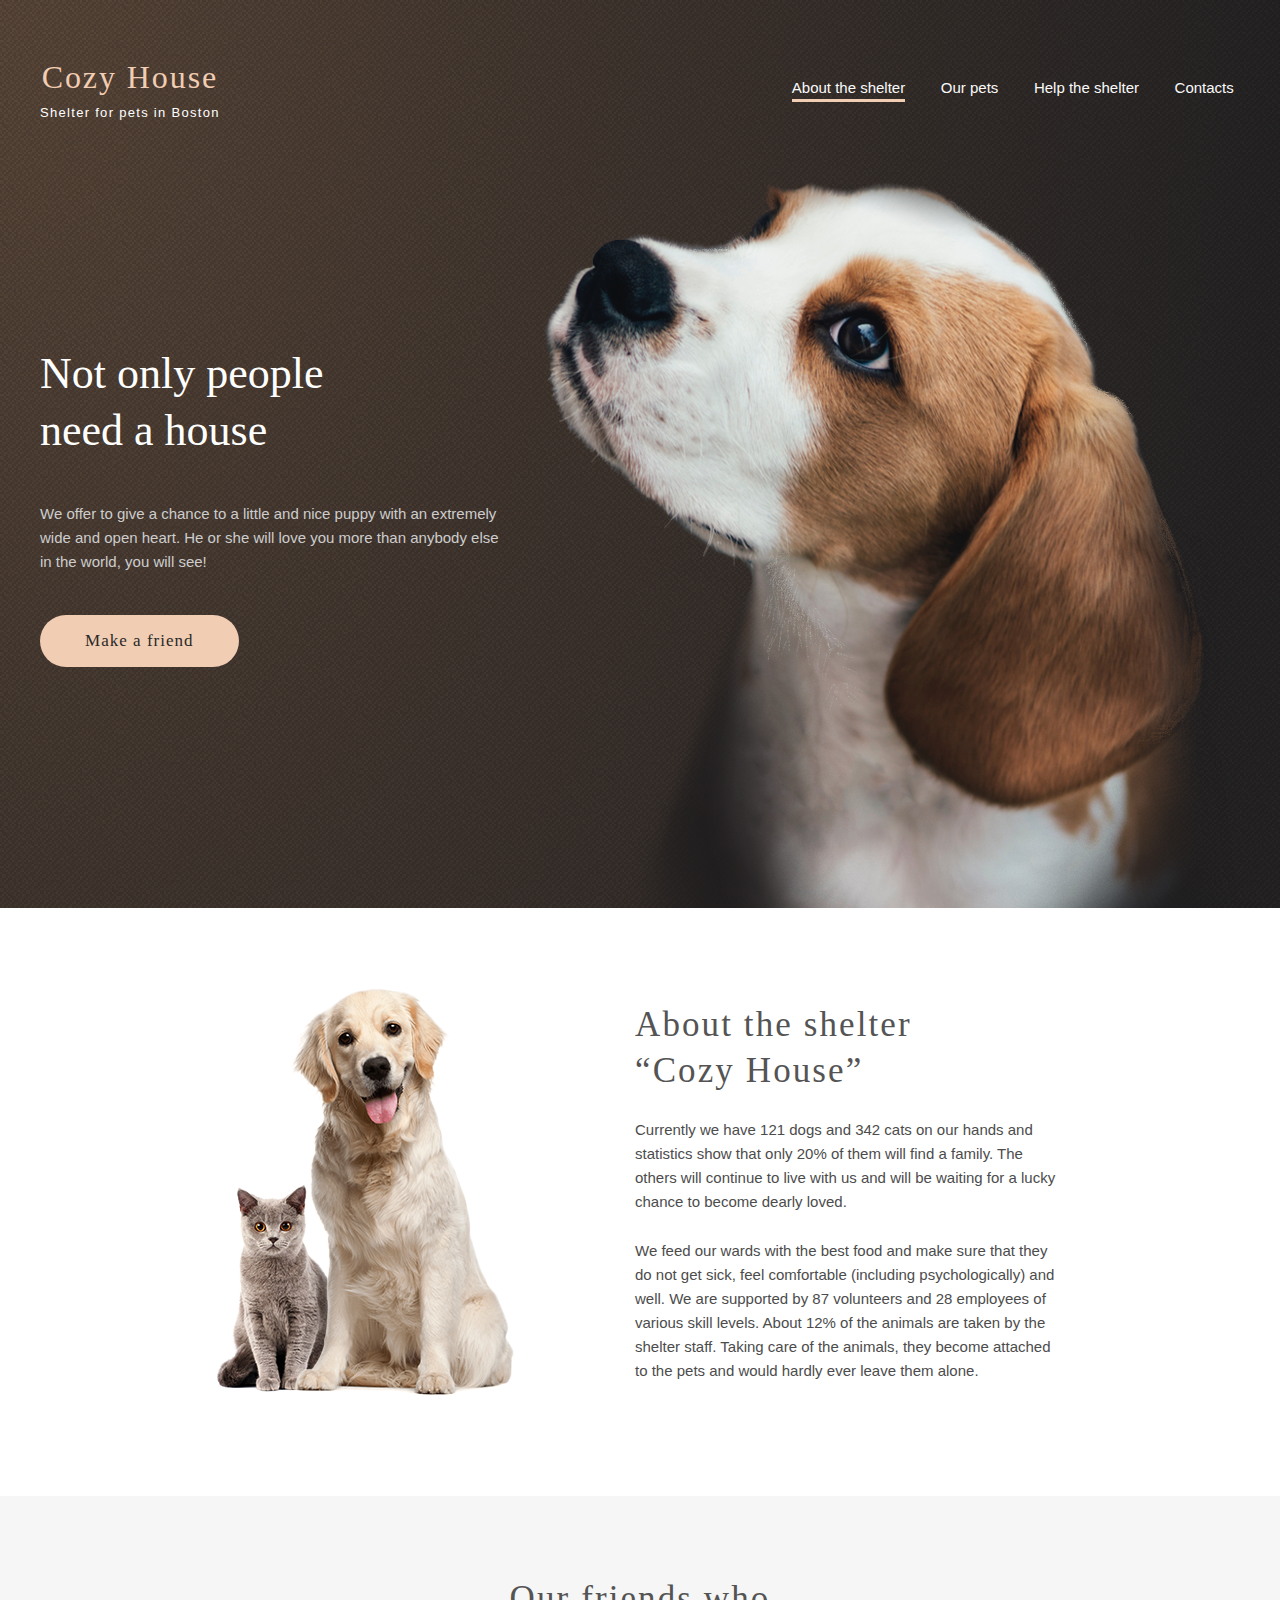
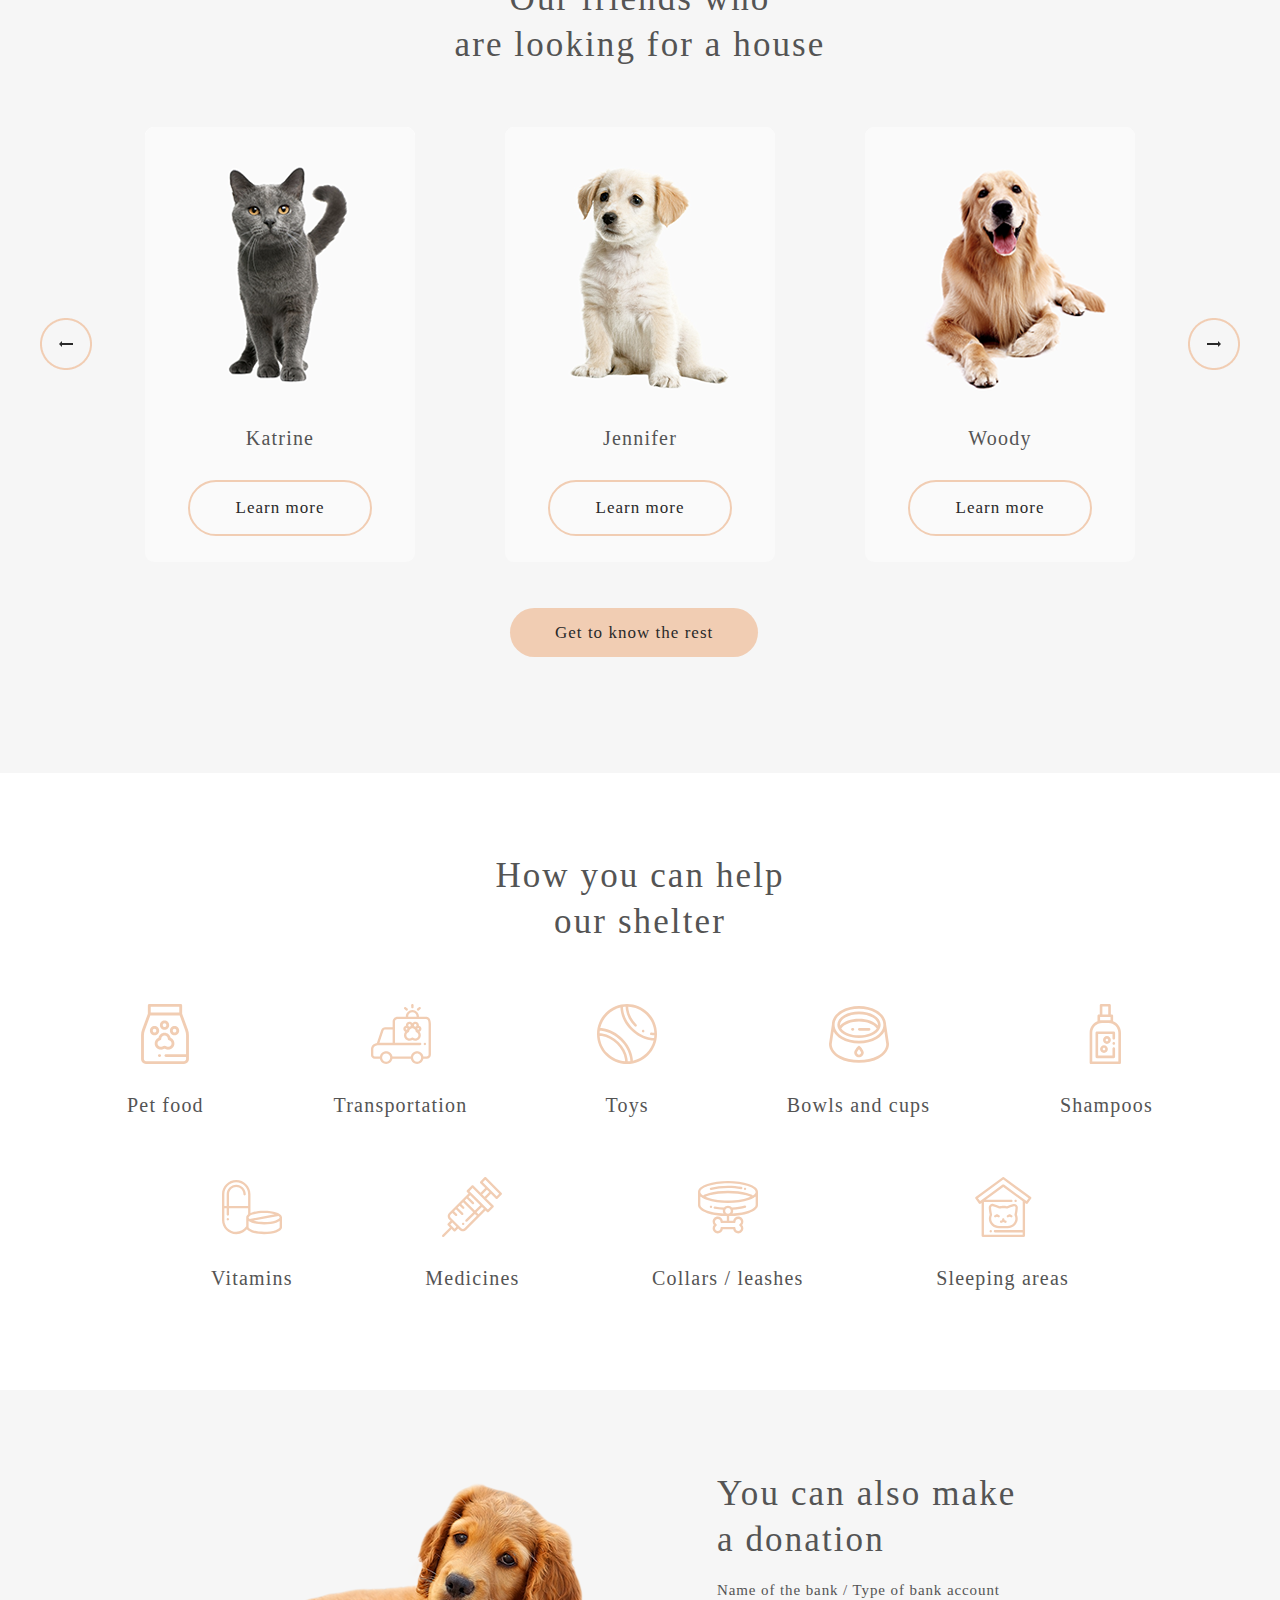
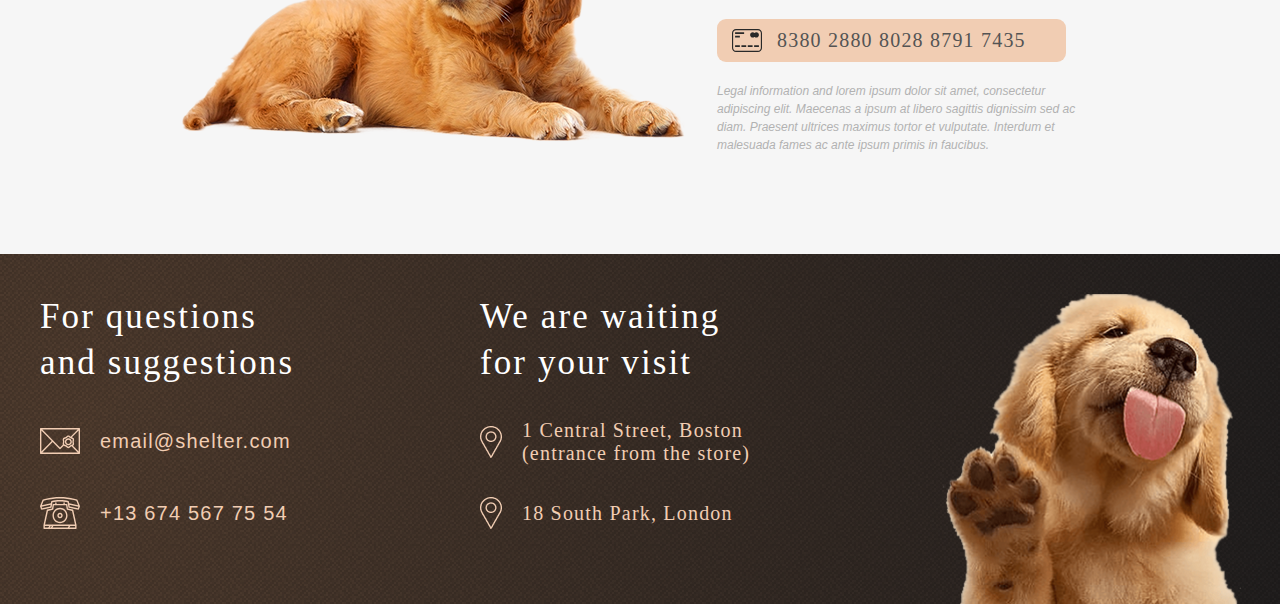
<file: index.html>
<!DOCTYPE html>
<html lang="ru">
<head>
    <meta charset="UTF-8">
    <meta name="viewport" content="width=device-width, initial-scale=1.0">
    <link rel="stylesheet" type="text/css" href="reset.css">
    <link rel="stylesheet" type="text/css" href="style.css">
    <link rel="stylesheet" type="text/css" href="media.css">
    <link rel="icon" type="image/png" sizes="32x32" href="images/favicon-32x32.png">
    <link rel="icon" type="image/png" sizes="16x16" href="images/favicon-16x16.png">
    <title>Shelter for pets in Boston</title>
</head>
<body>
    <header class="header">
        <div class="header__wrapper">
        <div class="header__logo">
            <h1 class="header__logo_title">Cozy House</h1>
            <p class="header__logo_subtitle">Shelter for pets in Boston</p>
        </div>

        <p class="mobile-burger"><a href="#"><img src="images/burger.png"></a></p>

        <nav class="header__menu">
            <ul class="top-menu">
                <li class="top-menu__item"><a class="top-menu__link top-menu__link_active" href="#about">About the shelter</a></li>
                <li class="top-menu__item"><a class="top-menu__link" href="#pets">Our pets</a></li>
                <li class="top-menu__item"><a class="top-menu__link" href="#help">Help the shelter</a></li>
                <li class="top-menu__item"><a class="top-menu__link" href="#contacts">Contacts</a></li>
            </ul>
        </nav>
    </div>
        <div class="content__wrapper">
        <div class="header__content">
            <p class="header__content_heading">Not only people need a house</p>
            <p class="header__content_subheading">We offer to give a chance to a little and nice puppy with an extremely wide and open heart. He or she will love you more than anybody else in the world, you will see!</p>
            <button class="header__content_button button">Make a friend</button>
        </div>

        <img class="content__wrapper_img" src="./images/start-screen-puppy.png" alt="Собака">
    </div>

    </header>

    <section class="about">
        <img class="about__img" src="./images/about-pets.png" alt="Pets">
        <div class="about__content">
            <p class="about__content_heading" id="about">About the shelter “Cozy House”</p>
            <p class="about__content_subheading about__content_subheading-first">Currently we have 121 dogs and 342 cats on our hands and statistics show that only 20% of them will find a family. The others will continue to live with us and will be waiting for a lucky chance to become dearly loved.</p>
            <p class="about__content_subheading">We feed our wards with the best food and make sure that they do not get sick, feel comfortable (including psychologically) and well. We are supported by 87 volunteers and 28 employees of various skill levels. About 12% of the animals are taken by the shelter staff. Taking care of the animals, they become attached to the pets and would hardly ever leave them alone.</p>
        </div>
    </section>

    <section class="pets">
        <p class="pets__heading" id="pets">Our friends who </br> are looking for a house</p>
        <img class="arrow arrow-left" src="images/button_arrow(left).png">

        <div class="pets__content">
            <div class="pets__card">
                <img class="pets__card_img" src="./images/pets-katrine.png" alt="Katrine">
                <p class="pets__card_name">Katrine</p>
                <button class="pets__card_button">Learn more</button>
            </div>
            <div class="pets__card">
                <img class="pets__card_img" src="./images/pets-jennifer.png" alt="Jennifer">
                <p class="pets__card_name">Jennifer</p>
                <button class="pets__card_button">Learn more</button>
            </div>
            <div class="pets__card">
                <img class="pets__card_img" src="./images/pets-woody.png" alt="Woody">
                <p class="pets__card_name">Woody</p>
                <button class="pets__card_button">Learn more</button>
            </div>
        </div>

        <img class="arrow arrow-right" src="images/button_arrow(right).png">

        <a class="pets__content_button button" href="our-pets.html">Get to know the rest</a>
    </section>

    <section class="help">
        <p class="help__heading" id="help">How you can help our shelter</p>
        <div class="help__content">
            <ul class="help-list help-list__first-line">
                <li class="help-list__item">
                    <img class="help-list__item_img" src="./images/icon-pet-food.svg" alt="Еда">
                    <p class="help-list__item_text">Pet food</p>
                </li>
                <li class="help-list__item">
                    <img class="help-list__item_img" src="./images/icon-transportation.svg" alt="Транспорт">
                    <p class="help-list__item_text">Transportation</p>
                </li>
                <li class="help-list__item">
                    <img class="help-list__item_img" src="./images/icon-toys.svg" alt="Игрушки">
                    <p class="help-list__item_text">Toys</p>
                </li>
                <li class="help-list__item">
                    <img class="help-list__item_img" src="./images/icon-bowls-and-cups.svg" alt="Чашки">
                    <p class="help-list__item_text">Bowls and cups</p>
                </li>
                <li class="help-list__item">
                    <img class="help-list__item_img" src="./images/icon-shampoos.svg" alt="Шампуни">
                    <p class="help-list__item_text">Shampoos</p>
                </li>
            </ul>
            <ul class="help-list help-list__second-line">
                <li class="help-list__item">
                    <img class="help-list__item_img" src="./images/icon-vitamins.svg" alt="Витамины">
                    <p class="help-list__item_text">Vitamins</p>
                </li>
                <li class="help-list__item">
                    <img class="help-list__item_img" src="./images/icon-medicines.svg" alt="Лекарства">
                    <p class="help-list__item_text">Medicines</p>
                </li>
                <li class="help-list__item">
                    <img class="help-list__item_img" src="./images/icon-collars-leashes.svg" alt="Тарелки">
                    <p class="help-list__item_text">Collars / leashes</p>
                </li>
                <li class="help-list__item">
                    <img class="help-list__item_img" src="./images/icon-sleeping-area.svg" alt="Домики для сна">
                    <p class="help-list__item_text">Sleeping areas</p>
                </li>
            </ul>
        </div>

        <div class="help__content_mobile">
            <ul class="help-list_mobile">
                <li class="help-list__item">
                    <img class="help-list__item_img" src="./images/icon-pet-food.svg" alt="Еда">
                    <p class="help-list__item_text">Pet food</p>
                </li>
                <li class="help-list__item">
                    <img class="help-list__item_img" src="./images/icon-transportation.svg" alt="Транспорт">
                    <p class="help-list__item_text">Transportation</p>
                </li>
                <li class="help-list__item">
                    <img class="help-list__item_img" src="./images/icon-toys.svg" alt="Игрушки">
                    <p class="help-list__item_text">Toys</p>
                </li>
                <li class="help-list__item">
                    <img class="help-list__item_img" src="./images/icon-bowls-and-cups.svg" alt="Чашки">
                    <p class="help-list__item_text">Bowls and cups</p>
                </li>
                <li class="help-list__item">
                    <img class="help-list__item_img" src="./images/icon-shampoos.svg" alt="Шампуни">
                    <p class="help-list__item_text">Shampoos</p>
                </li>
                <li class="help-list__item">
                    <img class="help-list__item_img" src="./images/icon-vitamins.svg" alt="Витамины">
                    <p class="help-list__item_text">Vitamins</p>
                </li>
                <li class="help-list__item">
                    <img class="help-list__item_img" src="./images/icon-medicines.svg" alt="Лекарства">
                    <p class="help-list__item_text">Medicines</p>
                </li>
                <li class="help-list__item">
                    <img class="help-list__item_img" src="./images/icon-collars-leashes.svg" alt="Тарелки">
                    <p class="help-list__item_text">Collars / leashes</p>
                </li>
                <li class="help-list__item">
                    <img class="help-list__item_img" src="./images/icon-sleeping-area.svg" alt="Домики для сна">
                    <p class="help-list__item_text">Sleeping areas</p>
                </li>
            </ul>
        </div>

    </section>

    <section class="donation">
        <img class="donation__img" src="./images/donation-dog.png" alt="Собака">
        <div class="donation__content">
            <p class="donation__content_heading">You can also make a donation</p>
            <p class="donation__content_subheading">Name of the bank / Type of bank account</p>
            <div class="donation__content_card credit-card">
                <img class="credit-card__img" src="./images/credit-card.svg" alt="Кредитная карта">
                <a class="credit-card__number">8380 2880 8028 8791 7435</a>
            </div>
            <p class="donation__content_legal">Legal information and lorem ipsum dolor sit amet, consectetur adipiscing elit. Maecenas a ipsum at libero sagittis dignissim sed ac diam. Praesent ultrices maximus tortor et vulputate. Interdum et malesuada fames ac ante ipsum primis in faucibus.</p>
        </div>
    </section>

    <footer class="footer">
        <div class="footer__contacts">
            <p class="footer__contacts_title" id="contacts">For questions and suggestions</p>
            <ul class="footer__contacts_list">
                <li class="mail">
                    <img class="mail__img" src="./images/icon-email.svg" alt="Почта">
                    <a class="mail__link" href="mailto:email@shelter.com">email@shelter.com</a>
                </li>
                <li class="phone">
                    <img class="phone__img" src="./images/icon-phone.svg" alt="Телефон">
                    <a class="phone__link" href="tel:+136745677554">+13 674 567 75 54</a>
                </li>
            </ul>
        </div>
        <div class="footer__location">
            <p class="footer__location_title">We are waiting for your visit</p>
            <ul class="footer__location_list">
                <li class="boston">
                    <img class="boston__img" src="./images/icon-marker.png" alt="Локация">
                    <p class="boston__text">1 Central Street, Boston (entrance from the store)</p>
                </li>
                <li class="london">
                    <img class="london__img" src="./images/icon-marker.png" alt="Локация">
                    <p class="london__text">18 South Park, London</p>
                </li>
            </ul>
        </div>
        <img class="footer__img" src="./images/footer-puppy.png" alt="Щенок">
    </footer>

</body>
</html>
</file>
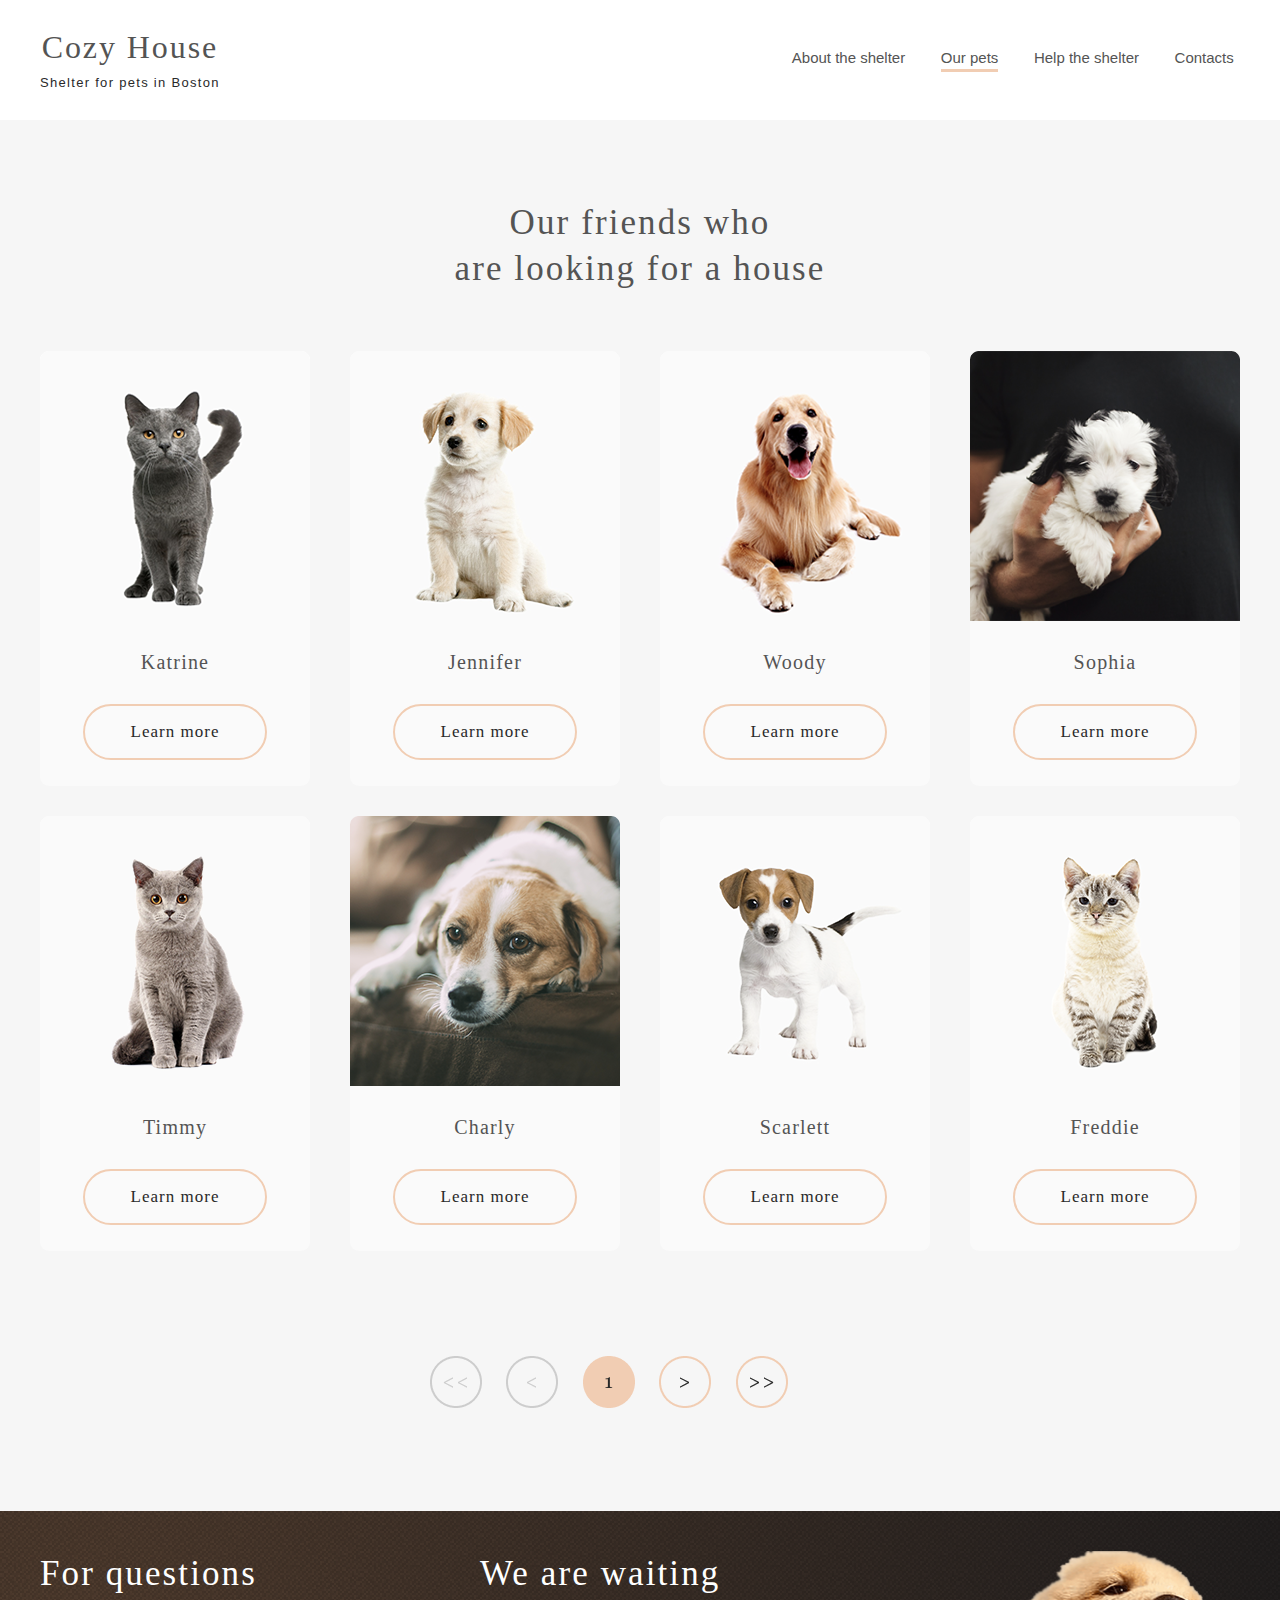
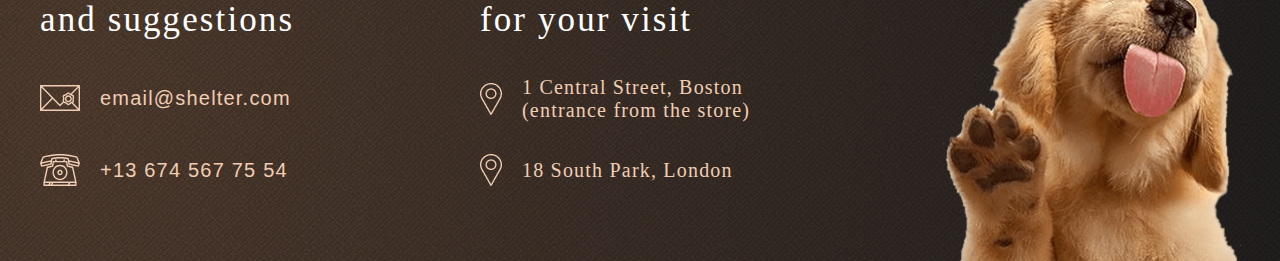
<file: our-pets.html>
<!DOCTYPE html>
<html lang="en">
<head>
    <meta charset="UTF-8">
    <meta http-equiv="X-UA-Compatible" content="IE=edge">
    <meta name="viewport" content="width=device-width, initial-scale=1.0">
    <link rel="stylesheet" type="text/css" href="reset.css">
    <link rel="stylesheet" type="text/css" href="style.css">
    <link rel="stylesheet" type="text/css" href="media.css">
    <link rel="icon" type="image/png" sizes="32x32" href="images/favicon-32x32.png">
    <link rel="icon" type="image/png" sizes="16x16" href="images/favicon-16x16.png">
    <title>Our friends who are looking for a house</title>
</head>
<body>

    <header class="pets-header">
        <div class="pets-header__wrapper">
        <div class="pets-header__logo">
            <h1 class="pets-header__logo_title">Cozy House</h1>
            <p class="pets-header__logo_subtitle">Shelter for pets in Boston</p>
        </div>

        <p class="pets__mobile-burger"><a href="#"><img src="images/pets-burger.png"></a></p>

        <nav class="pets-header__menu">
            <ul class="pets-menu">
                <li class="pets-menu__item"><a class="pets-menu__link" href="#about">About the shelter</a></li>
                <li class="pets-menu__item"><a class="pets-menu__link pets-menu__link_active" href="#">Our pets</a></li>
                <li class="pets-menu__item"><a class="pets-menu__link" href="#">Help the shelter</a></li>
                <li class="pets-menu__item"><a class="pets-menu__link" href="#">Contacts</a></li>
            </ul>
        </nav>
    </div>
    </header>

    <section class="our-pets">
        <p class="our-pets__heading" id="pets">Our friends who </br> are looking for a house</p>

        <div class="our-pets__content">
            <div class="our-pets__card">
                <img class="our-pets__card_img" src="./images/pets-katrine.png" alt="Katrine">
                <p class="our-pets__card_name">Katrine</p>
                <button class="our-pets__card_button">Learn more</button>
            </div>
            <div class="our-pets__card">
                <img class="our-pets__card_img" src="./images/pets-jennifer.png" alt="Jennifer">
                <p class="our-pets__card_name">Jennifer</p>
                <button class="our-pets__card_button">Learn more</button>
            </div>
            <div class="our-pets__card">
                <img class="our-pets__card_img" src="./images/pets-woody.png" alt="Woody">
                <p class="our-pets__card_name">Woody</p>
                <button class="our-pets__card_button">Learn more</button>
            </div>
            <div class="our-pets__card">
                <img class="our-pets__card_img" src="./images/pets-sophia.png" alt="Sophia">
                <p class="our-pets__card_name">Sophia</p>
                <button class="our-pets__card_button">Learn more</button>
            </div>
            <div class="our-pets__card">
                <img class="our-pets__card_img" src="./images/pets-timmy.png" alt="Timmy">
                <p class="our-pets__card_name">Timmy</p>
                <button class="our-pets__card_button">Learn more</button>
            </div>
            <div class="our-pets__card">
                <img class="our-pets__card_img" src="./images/pets-charly.png" alt="Charly">
                <p class="our-pets__card_name">Charly</p>
                <button class="our-pets__card_button">Learn more</button>
            </div>
            <div class="our-pets__card">
                <img class="our-pets__card_img" src="./images/pets-scarlett.png" alt="Scarlett">
                <p class="our-pets__card_name">Scarlett</p>
                <button class="our-pets__card_button">Learn more</button>
            </div>
            <div class="our-pets__card">
                <img class="our-pets__card_img" src="./images/pets-freddie.png" alt="Freddie">
                <p class="our-pets__card_name">Freddie</p>
                <button class="our-pets__card_button">Learn more</button>
            </div>
        </div>

        <div class="paginator">
        <img class="paginator__item" src="images/button_paginator_inactive.png">
        <img class="paginator__item" src="images/button_paginator_inactive2.png">
        <img class="paginator__item paginator__item_active" src="images/button_paginator_active.png">
        <img class="paginator__item paginator__item_active" src="images/button_paginator.png">
        <img class="paginator__item paginator__item_active" src="images/button_paginator2.png">
        </div>

    </section>
    
    <footer class="footer">
        <div class="footer__contacts">
            <p class="footer__contacts_title" id="contacts">For questions and suggestions</p>
            <ul class="footer__contacts_list">
                <li class="mail">
                    <img class="mail__img" src="./images/icon-email.svg" alt="Почта">
                    <a class="mail__link" href="mailto:email@shelter.com">email@shelter.com</a>
                </li>
                <li class="phone">
                    <img class="phone__img" src="./images/icon-phone.svg" alt="Телефон">
                    <a class="phone__link" href="tel:+136745677554">+13 674 567 75 54</a>
                </li>
            </ul>
        </div>
        <div class="footer__location">
            <p class="footer__location_title">We are waiting for your visit</p>
            <ul class="footer__location_list">
                <li class="boston">
                    <img class="boston__img" src="./images/icon-marker.png" alt="Локация">
                    <p class="boston__text">1 Central Street, Boston (entrance from the store)</p>
                </li>
                <li class="london">
                    <img class="london__img" src="./images/icon-marker.png" alt="Локация">
                    <p class="london__text">18 South Park, London</p>
                </li>
            </ul>
        </div>
        <img class="footer__img" src="./images/footer-puppy.png" alt="Щенок">
    </footer>

</body>
</html>
</file>
<file: style.css>
body {
    font-family: Arial;
    width: 1280px;
}

.header {
    background: url(./images/noise_transparent@2x.png), radial-gradient(100% 215.42% at 0% 0%, #5B483A 0%, #262425 100%), #211F20;
    }

    .mobile-burger {
        display: none;
    }

    .button {
        background-color: #F1CDB3;
        border-radius: 100px;
        padding: 15px 45px;
        color: #292929;
        border: none;
        font-family: Georgia;
        font-size: 17px;
        line-height: 130%;
        letter-spacing: 0.06em;
    }

    .button:hover {
        background-color: #FDDCC4;
        cursor: pointer;
    }

    .header__wrapper {
        display: flex;
        padding-top: 60px;
        padding-left: 40px;
    }

    .top-menu {
        display: flex;
        justify-content: space-between;
        width: 442px;
        padding-top: 16px;
        padding-left: 572px;
    }

    .header__logo {
        display: flex;
        flex-direction: column;
        align-items: center;
    }

    .header__logo_title {
        font-size: 32px;
        font-size: 32px;
        line-height: 110%;
        letter-spacing: 0.06em;
        color: #F1CDB3;
        font-family: Georgia;
    }

    .header__logo_subtitle {
        font-size: 13px;
        line-height: 15px;
        letter-spacing: 0.1em;
        color: #FFFFFF;
        padding-top: 10px;
        
    }


    .top-menu__link {
        font-size: 15px;
        line-height: 160%;
        text-decoration: none;
        color: #FAFAFA;
        padding-bottom: 3px;
    }

    .top-menu__link:active {
        border-bottom: 3px solid #F1CDB3;;
    }

    .top-menu__link_active {
        border-bottom: 3px solid #F1CDB3;;
    }

    .content__wrapper {
        display: flex;
    }

    .header__content_heading {
        font-family: Georgia;
        font-size: 44px;
        line-height: 130%;
        color: #FFFFFF;
        width: 310px;
        padding-bottom: 42px;
    }

    .header__content_subheading {
        font-size: 15px;
        line-height: 160%;
        color: #CDCDCD;
        width: 460px;
        padding-bottom: 41px;
    }

    .header__content {
        padding-left: 40px;
        padding-top: 225px;

    }

    .content__wrapper_img {
        padding-top: 60px;
        padding-left: 42px;
    }

    .about {
        display: flex;
        padding-top: 80px;
        padding-left: 215px;
        padding-bottom: 100px;
    }

    .about__content {
        padding-top: 14px;
        padding-left: 120px;
    }

    .about__content_heading {
        font-family: Georgia;
        font-size: 35px;
        line-height: 130%;
        letter-spacing: 0.06em;
        width: 370px;
        color: #545454;
        padding-bottom: 25px;
    }

    .about__content_subheading {
        font-size: 15px;
        line-height: 160%;
        color: #4C4C4C;
        width: 430px;
    }

    .about__content_subheading-first {
        padding-bottom: 25px;
    }

    .pets {
        background-color: #F6F6F6;
        position: relative;
        height: 877px;
    }

    .pets__heading {
        font-family: Georgia;
        font-size: 35px;
        line-height: 130%;
        letter-spacing: 0.06em;
        color: #545454;
        width: 400px;
        padding-top: 80px;
        padding-left: 440px;
        text-align: center;
        padding-bottom: 60px;

    }

    .pets__content {
        display: flex;
        justify-content: space-between;
        padding-bottom: 60px;
        padding-left: 145px;
        width: 990px;
        
    }

    .pets__card {
        width: 270px;
        height: 435px;
        background-color: #FAFAFA;
        border-radius: 9px;
        display: flex;
        flex-direction: column;
        align-items: center;
    }

    .pets__card_name {
        font-family: Georgia;
        font-size: 20px;
        line-height: 23px;
        text-align: center;
        letter-spacing: 0.06em;
        color: #545454;
    }

    .pets__card_button {
        font-family: Georgia;
        font-size: 17px;
        line-height: 130%;
        letter-spacing: 0.06em;
        color: #292929;
        padding: 15px 45px;
        background-color: #FAFAFA;
        border: 2px solid #F1CDB3;
        box-sizing: border-box;
        border-radius: 100px;
        outline: none;
    }

    .pets__card_button:hover {
        cursor: pointer;
        background-color: #FDDCC4;
        border: 2px solid #FDDCC4;
    }

    .pets__card_img, .pets__card_name {
        padding-bottom: 30px;
    }

    .pets__content_button {
        text-decoration: none;
        margin-left: 510px;
    }

    .arrow:hover {
        cursor: pointer;
    }

    .arrow-left {
        position: absolute;
        top: 422px;
        left: 40px;
    }

    .arrow-left:hover {
        content: url("/images/button_arrow_hover\(l\).png");
    }

    .arrow-right {
        position: absolute;
        top: 422px;
        right: 40px;
    }

    .arrow-right:hover {
        content: url("/images/button_arrow_hover\(r\).png");
    }

    .help__heading {
        font-family: Georgia;
        font-size: 35px;
        line-height: 130%;
        letter-spacing: 0.06em;
        color: #545454;
        width: 308px;
        text-align: center;
        padding-top: 80px;
        padding-left: 486px;
    }

    .help-list__item_text {
        font-family: Georgia;
        font-style: normal;
        font-weight: normal;
        font-size: 20px;
        line-height: 115%;
        letter-spacing: 0.06em;
        color: #545454;
        padding-top: 30px;
    }

    .help-list__first-line {
        padding-top: 60px;
        padding-left: 127px;
        width: 1026px;
        display: flex;
        justify-content: space-between;
    }

    .help-list__second-line {
        padding-top: 60px;
        padding-bottom: 100px;
        padding-left: 211px;
        width: 858px;
        display: flex;
        justify-content: space-between;
    }

    .help-list__item {
        display: flex;
        flex-direction: column;
        align-items: center;
        height: 113px;
    }    

    .help__content_mobile {
        display: none;
    }

    .donation {
        background-color: #F6F6F6;
        display: flex;
        padding-top: 81px;
    }

    .donation__img {
        padding-top: 11px;
        padding-left: 182px;
        padding-bottom: 111px;
    }

    .donation__content {
        padding-left: 30px;
    }

    .donation__content_heading {
        font-family: Georgia;
        font-size: 35px;
        line-height: 130%;
        letter-spacing: 0.06em;
        color: #545454;
        width: 300px;
        padding-bottom: 20px;
    }

    .donation__content_subheading {
        font-family: Georgia;
        font-size: 15px;
        line-height: 110%;
        letter-spacing: 0.06em;
        color: #545454;
        padding-bottom: 20px;
    }

    .donation__content_legal {
        width: 380px;
        font-family: Arial;
        font-style: italic;
        font-weight: normal;
        font-size: 12px;
        line-height: 18px;
        color: #B2B2B2;
    }

    .donation__content_card {
        margin-bottom: 20px;
        background-color: #F1CDB3;
        border-radius: 9px;
        width: 349px;
        height: 43px;
        display: flex;
        align-items: center;
    }

    .credit-card__number {
        font-family: Georgia;
        font-style: normal;
        font-weight: normal;
        font-size: 20px;
        line-height: 115%;
        letter-spacing: 0.06em;
        color: #545454;
        padding-left: 15px;
    }

    .credit-card__img {
        padding-left: 15px;
    }

    .footer {
        background: url("./images/noise_transparent@2x.png"), radial-gradient(110.67% 538.64% at 5.73% 50%, #513D2F 0%, #1A1A1C 100%), #211F20;
        display: flex;
        padding-top: 40px;
        padding-left: 40px;
    }

    .footer__contacts_title {
        width: 280px;
        font-family: Georgia;
        font-size: 35px;
        line-height: 130%;
        letter-spacing: 0.06em;
        color: #FFFFFF;
        padding-bottom: 40px;
    }

    .mail {
        display: flex;
        align-items: center;
        padding-bottom: 40px;
    }

    .phone {
        display: flex;
        align-items: center;
    }

    .boston {
        display: flex;
        align-items: center;
        padding-bottom: 32px;
    }

    .london {
        display: flex;
        align-items: center;
    }

    .footer__location {
        padding-left: 160px;
        padding-right: 160px;
    }

    .footer__location_title {
        width: 270px;
        font-family: Georgia;
        font-size: 35px;
        line-height: 130%;
        letter-spacing: 0.06em;
        color: #FFFFFF;
        padding-bottom: 34px;
    }

    .mail__link, .phone__link {
        font-size: 20px;
        line-height: 115%;
        letter-spacing: 0.06em;
        color: #F1CDB3;
        text-decoration:none;
        padding-left: 20px;
    }

    .boston__text, .london__text {
        width: 260px;
        font-family: Georgia;
        font-size: 20px;
        line-height: 115%;
        letter-spacing: 0.06em;
        color: #F1CDB3;
        padding-left: 20px;
    }



    /* Our pets page */

    .pets__mobile-burger {
        display: none;
    }

    .pets-header__wrapper {
        display: flex;
        padding-top: 30px;
        padding-left: 40px;
        padding-bottom: 30px;
    }

    .pets-menu {
        display: flex;
        justify-content: space-between;
        width: 442px;
        padding-top: 16px;
        padding-left: 572px;
    }

    .pets-header__logo {
        display: flex;
        flex-direction: column;
        align-items: center;
    }

    .pets-header__logo_title {
        font-size: 32px;
        font-size: 32px;
        line-height: 110%;
        letter-spacing: 0.06em;
        color: #545454;
        font-family: Georgia;
    }

    .pets-header__logo_subtitle {
        font-size: 13px;
        line-height: 15px;
        letter-spacing: 0.1em;
        color: #292929;
        padding-top: 10px;
        
    }

    .pets-menu__link {
        font-size: 15px;
        line-height: 160%;
        text-decoration: none;
        color: #545454;
        padding-bottom: 3px;
    }

    .pets-menu__link:active {
        border-bottom: 3px solid #F1CDB3;;
    }

    .pets-menu__link_active {
        border-bottom: 3px solid #F1CDB3;;
    }


    .our-pets {
        background-color: #F6F6F6;
        position: relative;
    }

    .our-pets__heading {
        font-family: Georgia;
        font-size: 35px;
        line-height: 130%;
        letter-spacing: 0.06em;
        color: #545454;
        width: 400px;
        padding-top: 80px;
        padding-left: 440px;
        text-align: center;
        padding-bottom: 60px;

    }

    .our-pets__content {
        display: flex;
        justify-content: space-between;
        flex-wrap: wrap;
        padding-bottom: 45px;
        padding-left: 40px;
        width: 1200px;
    }

    .our-pets__card {
        width: 270px;
        height: 435px;
        background-color: #FAFAFA;
        border-radius: 9px;
        display: flex;
        flex-direction: column;
        align-items: center;
        margin-bottom: 30px;
    }

    .our-pets__card_name {
        font-family: Georgia;
        font-size: 20px;
        line-height: 23px;
        text-align: center;
        letter-spacing: 0.06em;
        color: #545454;
    }

    .our-pets__card_button {
        font-family: Georgia;
        font-size: 17px;
        line-height: 130%;
        letter-spacing: 0.06em;
        color: #292929;
        padding: 15px 45px;
        background-color: #FAFAFA;
        border: 2px solid #F1CDB3;
        box-sizing: border-box;
        border-radius: 100px;
        outline: none;
    }

    .our-pets__card_button:hover {
        cursor: pointer;
        background-color: #FDDCC4;
        border: 2px solid #FDDCC4;
    }

    .our-pets__card_img, .our-pets__card_name {
        padding-bottom: 30px;
    }

    .paginator {
        padding-top: 30px;
        padding-left: 430px;
        padding-bottom: 100px;
    }

    .paginator__item {
        padding-right: 20px;
    }

    .paginator__item_active:hover {
        cursor: pointer;
    }
</file>
<file: media.css>
@media screen and (max-width: 768px) {
    body {
        width: 768px;
    }

    .header__wrapper {
        padding-top: 30px;
        padding-left: 30px;
    }

    .top-menu {
        padding-left: 80px;
    }

    .content__wrapper {
        flex-direction: column;
    }

    .header__content {
        padding-left: 154px;
        padding-top: 60px;
    }

    .header__content_button {
        margin-left: 126px;
    }

    .content__wrapper_img {
        content: url("./images/start-screen-puppy\(768\).png");
        padding-top: 100px;
        padding-left: 169px;
    }

    .about {
        flex-direction: column-reverse;
        padding-top: 80px;
        padding-left: 169px;
        padding-bottom: 100px;
    }

    .about__content {
        padding-top: 0;
        padding-left: 0;
    }

    .about__img {
        padding-top: 80px;
        padding-left: 65px;
        width: 300px;
    }

    .pets__heading {
        padding-top: 80px;
        padding-left: 184px;
    }

    .pets__card:last-child{
        display: none;
    }

    .pets__content {
        padding-bottom: 60px;
        padding-left: 94px;
        width: 580px;
    }

    .pets__content_button {
        margin-left: 254px;
    }

    .arrow-left {
        left: 30px;
    }

    .arrow-right {
        right: 30px;
    }

    .help__heading {
        padding-left: 230px;
    }

    .help-list {
        display: none;
    }

    .help-list__item {
        width: 170px;
        height: 113px;
    }

    .donation {
        flex-direction: column-reverse;
        padding-top: 81px;
    }

    .help__content_mobile {
        display: block;
    }

    .help-list_mobile {
        display: flex;
        flex-direction: row;
        justify-content: space-between;
        width: 630px;
        flex-wrap: wrap;
        padding-top: 60px;
        padding-left: 69px;
        padding-bottom: 100px;
    }

    .donation__img {
        padding-top: 60px;
        padding-left: 131px;
        padding-bottom: 100px;
        width: 505px;
    }

    .donation__content {
        padding-left: 194px;
    }

    .footer {
        padding-top: 30px;
        padding-left: 64px;
        flex-wrap: wrap;
    }

    .footer__location {
        padding-left: 58px;
        padding-right: 64px;
    }

    .footer__img {
        margin-left: 170px;
        padding-top: 65px;
    }


}

@media screen and (max-width: 320px) {
    body {
        width: 320px;
    }

    .header__wrapper {
        padding-top: 30px;
        padding-left: 10px;
    }

    .header__menu {
        display: none;
    }

    .mobile-burger {
        display: block;
        padding-top: 20px;
        padding-left: 43px;
    }

    .header__content {
        padding-left: 10px;
        padding-top: 60px;
    }

    .header__content_heading {
        font-family: Georgia;
        font-size: 25px;
        line-height: 130%;
        width: 300px;
	    text-align: center;
    }

    .header__content_subheading {
        width: 300px;
        padding-bottom: 42px;
        text-align: center;
    }

    .header__content_button {
        margin-left: 46px;
    }

    .content__wrapper_img {
        content: url("./images/start-screen-puppy(320).png");
        padding-top: 105px;
        padding-left: 50px;
    }

    .about {
        flex-direction: column-reverse;
        padding-top: 42px;
        padding-left: 10px;
        padding-bottom: 42px;
    }

    .about__content {
        padding-top: 0;
        padding-left: 0;
    }

    .about__img {
        padding-top: 42px;
        padding-left: 30px;
        width: 260px;
    }

    .about__content_heading {
        font-family: Georgia;
        font-size: 25px;
        width: 300px;
        text-align: center;
    }

    .about__content_subheading {
        width: 300px;
    }

    .about__content_subheading-first {
        padding-bottom: 22px;
    }

    .pets__heading {
        font-family: Georgia;
        font-size: 25px;
        width: 300px;
        padding-bottom: 42px;
        padding-top: 42px;
        padding-left: 10px;
    }

    .pets__card:nth-child(2){
        display: none;
    }

    .pets__content {
        padding-left: 25px;
        width: 270px;
    }

    .arrow-left {
        top: 603px;
        left: 68px;
    }

    .arrow-right {
        top: 603px;
        right: 68px;
    }

    .pets__content_button {
        margin-top: 54px;
        margin-left: 30px;
    }

    .pets {
        height: 791px;
    }

    .help__heading {
        font-family: Georgia;
        font-size: 25px;
        color: #545454;
        width: 220px;
        padding-top: 42px;
        padding-left: 50px;
    }

    .help-list__item {
        width: 130px;
        height: 87px;
    }

    .help-list_mobile {
        display: flex;
        flex-direction: row;
        justify-content: space-between;
        width: 290px;
        height: 555px;
        flex-wrap: wrap;
        padding-top: 42px;
        padding-left: 15px;
        padding-bottom: 42px;
    }

    .help-list__item_img {
        height: 50px;
    }

    .help-list__item_text {
        font-size: 15px;
        line-height: 110%;
        padding-top: 20px;
    }

    .donation {
        padding-top: 42px;
    }

.donation__img {
        padding-top: 42px;
        padding-left: 30px;
        padding-bottom: 42px;
        width: 260px;
    }

    .donation__content {
        padding-left: 20px;
    }

    .donation__content_heading {
        font-size: 25px;
        line-height: 130%;
        width: 220px;
        text-align: center;
        padding-left: 27px;
    }

    .donation__content_subheading {
        font-family:Arial;
        font-size: 15px;
        line-height: 160%;
        letter-spacing: normal;
        padding-left: 3px;
    }

    .donation__content_card {
        border-radius: 9px;
        width: 281px;
    }

    .credit-card__number {
        font-size: 15px;
        line-height: 110%;
    }

    .donation__content_legal {
        width: 280px;
        font-size: 12px;
        line-height: 18px;
    }

    .footer {
        flex-direction: column;
        padding-left: 10px;
    }

    .footer__contacts_title {
        width: 278px;
        text-align: center;
        font-size: 25px;
        padding-left: 11px;
    }

    .footer__location_title {
        text-align: center;
        font-size: 25px;
        padding-left: 15px;
        padding-bottom: 40px;
    }

    .mail {
        padding-left: 24px;
    }

    .phone {
        padding-left: 30px;
        padding-bottom: 40px;
    }

    .footer__location {
        padding-left: 0px;
        padding-right: 0px;
    }

    .footer__img {
        width: 260px;
        margin-left: 20px;
        padding-top: 40px;
    }

}

    /* Our pets page */

    @media screen and (max-width: 768px) {
        body {
            width: 768px;
        }
    
        .pets-header__wrapper {
            padding-left: 30px;
        }
    
        .pets-menu {
            padding-left: 80px;
        }

        .our-pets__heading {
            padding-left: 184px;
            text-align: center;
            padding-bottom: 30px;
    
        }

        .our-pets__content {
            display: flex;
            justify-content: space-between;
            flex-wrap: wrap;
            padding-bottom: 30px;
            padding-left: 94px;
            width: 580px;
        }

        .paginator {
            padding-top: 10px;
            padding-left: 214px;
            padding-bottom: 76px;
        }

    }


    @media screen and (max-width: 320px) {
        body {
            width: 320px;
        }
    
        .pets-header__wrapper {
            padding-top: 30px;
            padding-left: 10px;
        }
    
        .pets-header__menu {
            display: none;
        }
    
        .pets__mobile-burger {
            display: block;
            padding-top: 20px;
            padding-left: 43px;
        }

        .our-pets__heading {
            width: 300px;
            font-size: 25px;
            padding-left: 10px;
            text-align: center;
            padding-top: 42px;
            padding-bottom: 42px;
    
        }

        .our-pets__content {
            display: flex;
            justify-content: space-between;
            flex-wrap: wrap;
            padding-bottom: 30px;
            padding-left: 25px;
            width: 270px;
        }

        .paginator {
            padding-top: 12px;
            padding-left: 10px;
            padding-bottom: 42px;
            width: 300px;
        }

        .paginator__item {
            padding-right: 4px;
        }

        .paginator__item:last-child {
            padding-right: 0;
        }

    }
</file>
